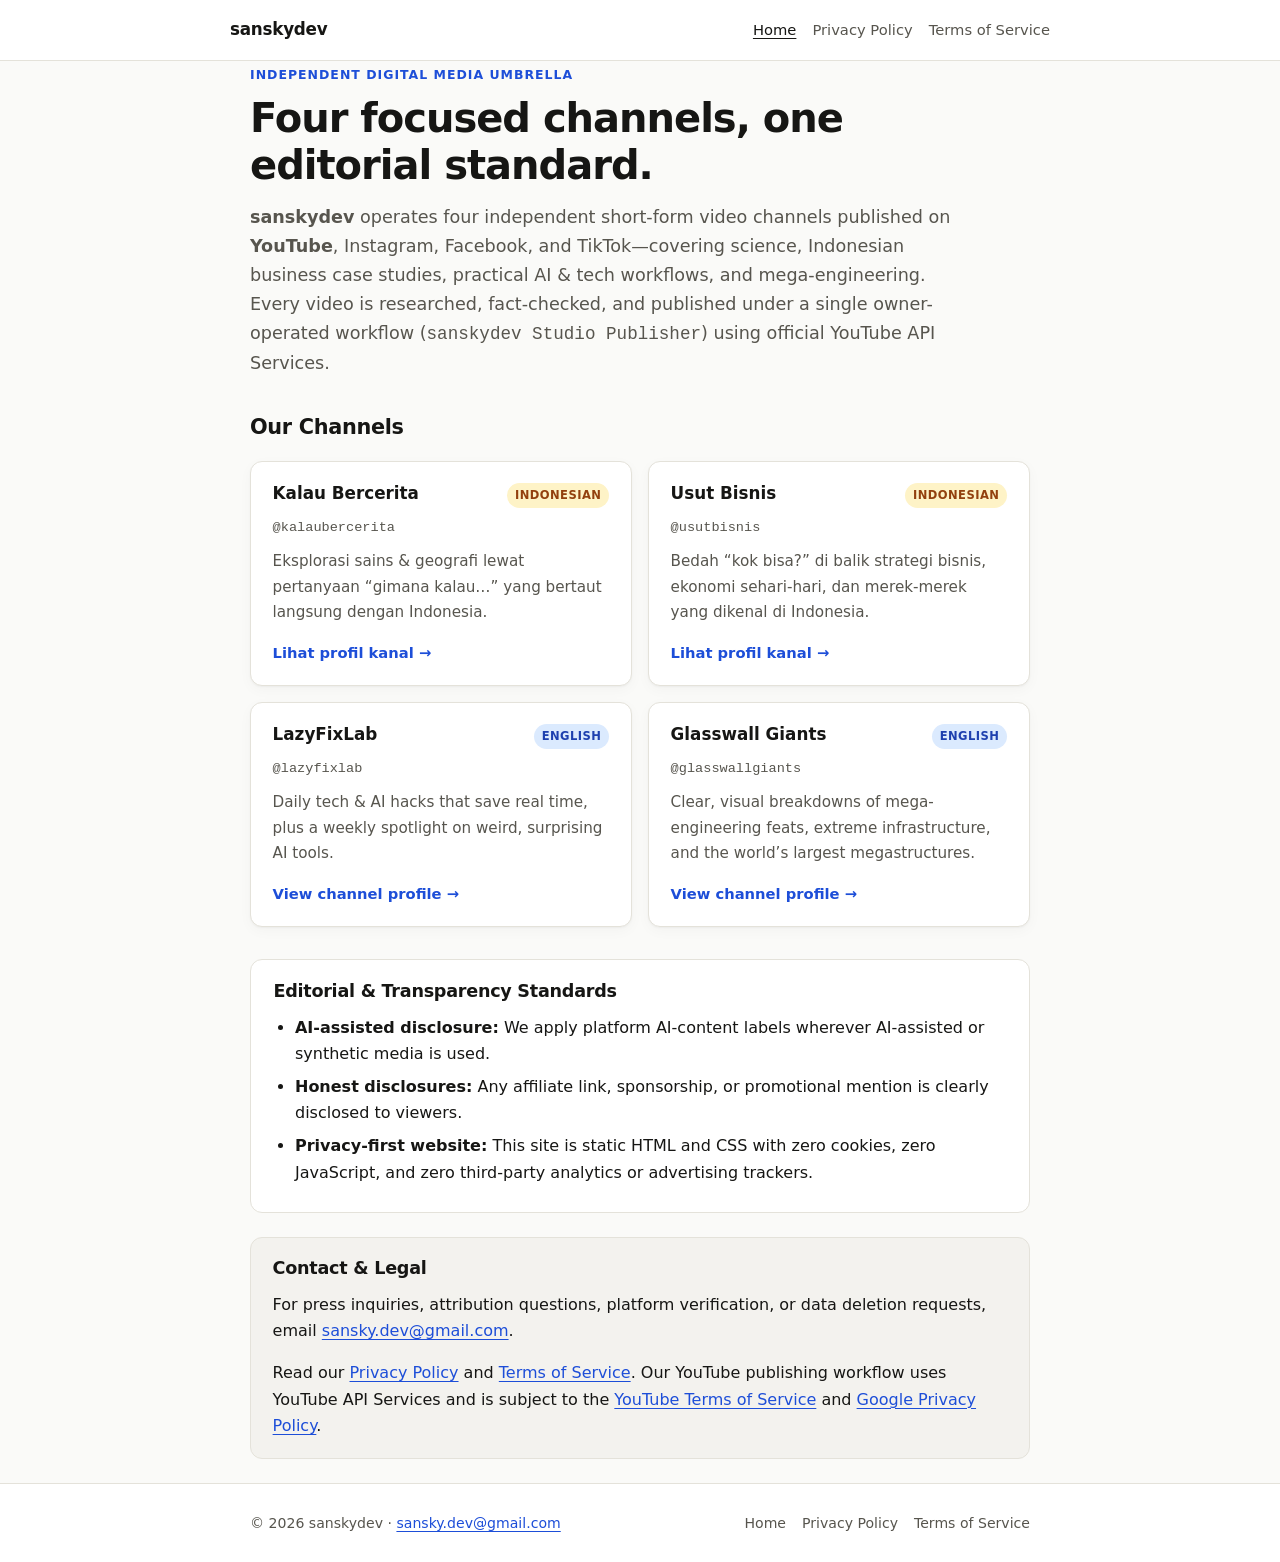
<file: index.html>
<!DOCTYPE html>
<html lang="en">
<head>
  <meta charset="utf-8">
  <meta name="viewport" content="width=device-width, initial-scale=1">
  <title>sanskydev — Independent Short-Form Media Studio</title>
  <meta name="description" content="Umbrella site for four independent educational and editorial short-form video channels: Kalau Bercerita, Usut Bisnis, LazyFixLab, and Glasswall Giants.">
  <link rel="stylesheet" href="/styles.css">
</head>
<body>
  <header class="site-header">
    <div class="container header-inner">
      <a class="brand" href="/">sanskydev</a>
      <nav class="site-nav" aria-label="Primary navigation">
        <a href="/" aria-current="page">Home</a>
        <a href="/privacy/">Privacy Policy</a>
        <a href="/terms/">Terms of Service</a>
      </nav>
    </div>
  </header>

  <main class="container">
    <p class="eyebrow">Independent Digital Media Umbrella</p>
    <h1>Four focused channels, one editorial standard.</h1>
    <p class="lead">
      <strong>sanskydev</strong> operates four independent short-form video channels published on <strong>YouTube</strong>, Instagram, Facebook, and TikTok&mdash;covering science, Indonesian business case studies, practical AI &amp; tech workflows, and mega-engineering. Every video is researched, fact-checked, and published under a single owner-operated workflow (<code>sanskydev Studio Publisher</code>) using official YouTube API Services.
    </p>

    <section aria-labelledby="channels-heading">
      <h2 id="channels-heading">Our Channels</h2>
      <div class="card-grid">
        <article class="card">
          <div>
            <div class="card-header">
              <h3>Kalau Bercerita</h3>
              <span class="badge badge-id">Indonesian</span>
            </div>
            <span class="handle">@kalaubercerita</span>
            <p>Eksplorasi sains &amp; geografi lewat pertanyaan &ldquo;gimana kalau&hellip;&rdquo; yang bertaut langsung dengan Indonesia.</p>
          </div>
          <a class="card-link" href="/kalau-bercerita/">Lihat profil kanal &rarr;</a>
        </article>

        <article class="card">
          <div>
            <div class="card-header">
              <h3>Usut Bisnis</h3>
              <span class="badge badge-id">Indonesian</span>
            </div>
            <span class="handle">@usutbisnis</span>
            <p>Bedah &ldquo;kok bisa?&rdquo; di balik strategi bisnis, ekonomi sehari-hari, dan merek-merek yang dikenal di Indonesia.</p>
          </div>
          <a class="card-link" href="/usut-bisnis/">Lihat profil kanal &rarr;</a>
        </article>

        <article class="card">
          <div>
            <div class="card-header">
              <h3>LazyFixLab</h3>
              <span class="badge badge-en">English</span>
            </div>
            <span class="handle">@lazyfixlab</span>
            <p>Daily tech &amp; AI hacks that save real time, plus a weekly spotlight on weird, surprising AI tools.</p>
          </div>
          <a class="card-link" href="/lazyfixlab/">View channel profile &rarr;</a>
        </article>

        <article class="card">
          <div>
            <div class="card-header">
              <h3>Glasswall Giants</h3>
              <span class="badge badge-en">English</span>
            </div>
            <span class="handle">@glasswallgiants</span>
            <p>Clear, visual breakdowns of mega-engineering feats, extreme infrastructure, and the world&rsquo;s largest megastructures.</p>
          </div>
          <a class="card-link" href="/glasswall-giants/">View channel profile &rarr;</a>
        </article>
      </div>
    </section>

    <section class="panel" aria-labelledby="editorial-heading">
      <h2 id="editorial-heading">Editorial &amp; Transparency Standards</h2>
      <ul>
        <li><strong>AI-assisted disclosure:</strong> We apply platform AI-content labels wherever AI-assisted or synthetic media is used.</li>
        <li><strong>Honest disclosures:</strong> Any affiliate link, sponsorship, or promotional mention is clearly disclosed to viewers.</li>
        <li><strong>Privacy-first website:</strong> This site is static HTML and CSS with zero cookies, zero JavaScript, and zero third-party analytics or advertising trackers.</li>
      </ul>
    </section>

    <section class="panel-subtle" aria-labelledby="contact-heading">
      <h2 id="contact-heading">Contact &amp; Legal</h2>
      <p>
        For press inquiries, attribution questions, platform verification, or data deletion requests, email
        <a href="mailto:sansky.dev@gmail.com">sansky.dev@gmail.com</a>.
      </p>
      <p>
        Read our <a href="/privacy/">Privacy Policy</a> and <a href="/terms/">Terms of Service</a>. Our YouTube publishing workflow uses YouTube API Services and is subject to the <a href="https://www.youtube.com/t/terms" rel="noopener noreferrer">YouTube Terms of Service</a> and <a href="https://policies.google.com/privacy" rel="noopener noreferrer">Google Privacy Policy</a>.
      </p>
    </section>
  </main>

  <footer class="site-footer">
    <div class="container footer-inner">
      <span>&copy; 2026 sanskydev &middot; <a href="mailto:sansky.dev@gmail.com">sansky.dev@gmail.com</a></span>
      <div class="footer-links">
        <a href="/">Home</a>
        <a href="/privacy/">Privacy Policy</a>
        <a href="/terms/">Terms of Service</a>
      </div>
    </div>
  </footer>
</body>
</html>
</file>
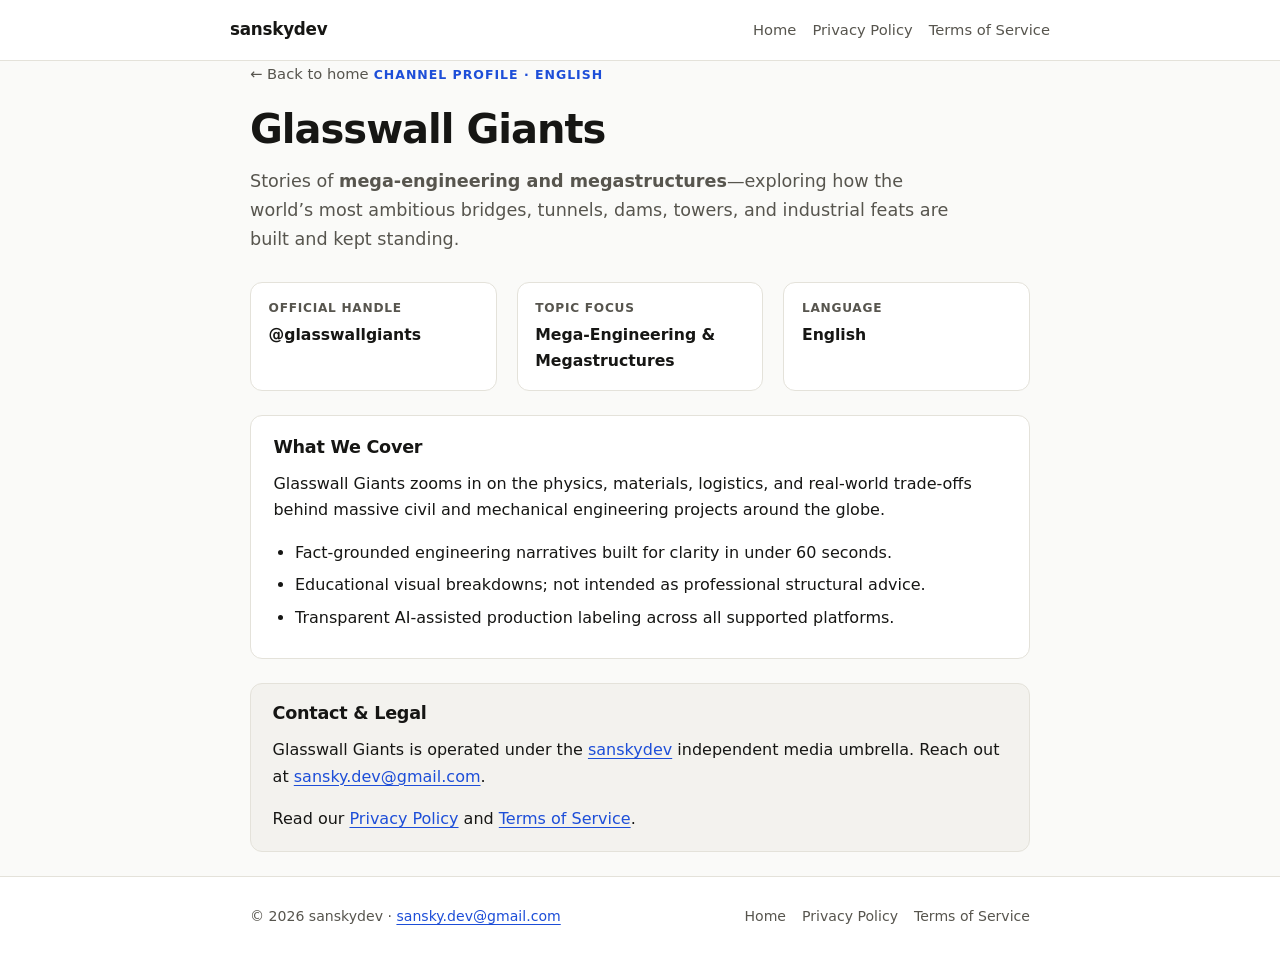
<file: glasswall-giants/index.html>
<!DOCTYPE html>
<html lang="en">
<head>
  <meta charset="utf-8">
  <meta name="viewport" content="width=device-width, initial-scale=1">
  <title>Glasswall Giants (@glasswallgiants) — sanskydev</title>
  <meta name="description" content="Glasswall Giants (@glasswallgiants): short-form visual stories on mega-engineering, extreme infrastructure, and megastructures.">
  <link rel="stylesheet" href="/styles.css">
</head>
<body>
  <header class="site-header">
    <div class="container header-inner">
      <a class="brand" href="/">sanskydev</a>
      <nav class="site-nav" aria-label="Primary navigation">
        <a href="/">Home</a>
        <a href="/privacy/">Privacy Policy</a>
        <a href="/terms/">Terms of Service</a>
      </nav>
    </div>
  </header>

  <main class="container">
    <a class="back-link" href="/">&larr; Back to home</a>
    <p class="eyebrow">Channel Profile &middot; English</p>
    <h1>Glasswall Giants</h1>
    <p class="lead">
      Stories of <strong>mega-engineering and megastructures</strong>&mdash;exploring how the world&rsquo;s most ambitious bridges, tunnels, dams, towers, and industrial feats are built and kept standing.
    </p>

    <div class="kv-list">
      <div class="kv-item">
        <span class="kv-label">Official Handle</span>
        <span class="kv-value">@glasswallgiants</span>
      </div>
      <div class="kv-item">
        <span class="kv-label">Topic Focus</span>
        <span class="kv-value">Mega-Engineering &amp; Megastructures</span>
      </div>
      <div class="kv-item">
        <span class="kv-label">Language</span>
        <span class="kv-value">English</span>
      </div>
    </div>

    <section class="panel" aria-labelledby="about-heading">
      <h2 id="about-heading">What We Cover</h2>
      <p>
        Glasswall Giants zooms in on the physics, materials, logistics, and real-world trade-offs behind massive civil and mechanical engineering projects around the globe.
      </p>
      <ul>
        <li>Fact-grounded engineering narratives built for clarity in under 60 seconds.</li>
        <li>Educational visual breakdowns; not intended as professional structural advice.</li>
        <li>Transparent AI-assisted production labeling across all supported platforms.</li>
      </ul>
    </section>

    <section class="panel-subtle" aria-labelledby="contact-heading">
      <h2 id="contact-heading">Contact &amp; Legal</h2>
      <p>
        Glasswall Giants is operated under the <a href="/">sanskydev</a> independent media umbrella. Reach out at <a href="mailto:sansky.dev@gmail.com">sansky.dev@gmail.com</a>.
      </p>
      <p>
        Read our <a href="/privacy/">Privacy Policy</a> and <a href="/terms/">Terms of Service</a>.
      </p>
    </section>
  </main>

  <footer class="site-footer">
    <div class="container footer-inner">
      <span>&copy; 2026 sanskydev &middot; <a href="mailto:sansky.dev@gmail.com">sansky.dev@gmail.com</a></span>
      <div class="footer-links">
        <a href="/">Home</a>
        <a href="/privacy/">Privacy Policy</a>
        <a href="/terms/">Terms of Service</a>
      </div>
    </div>
  </footer>
</body>
</html>
</file>
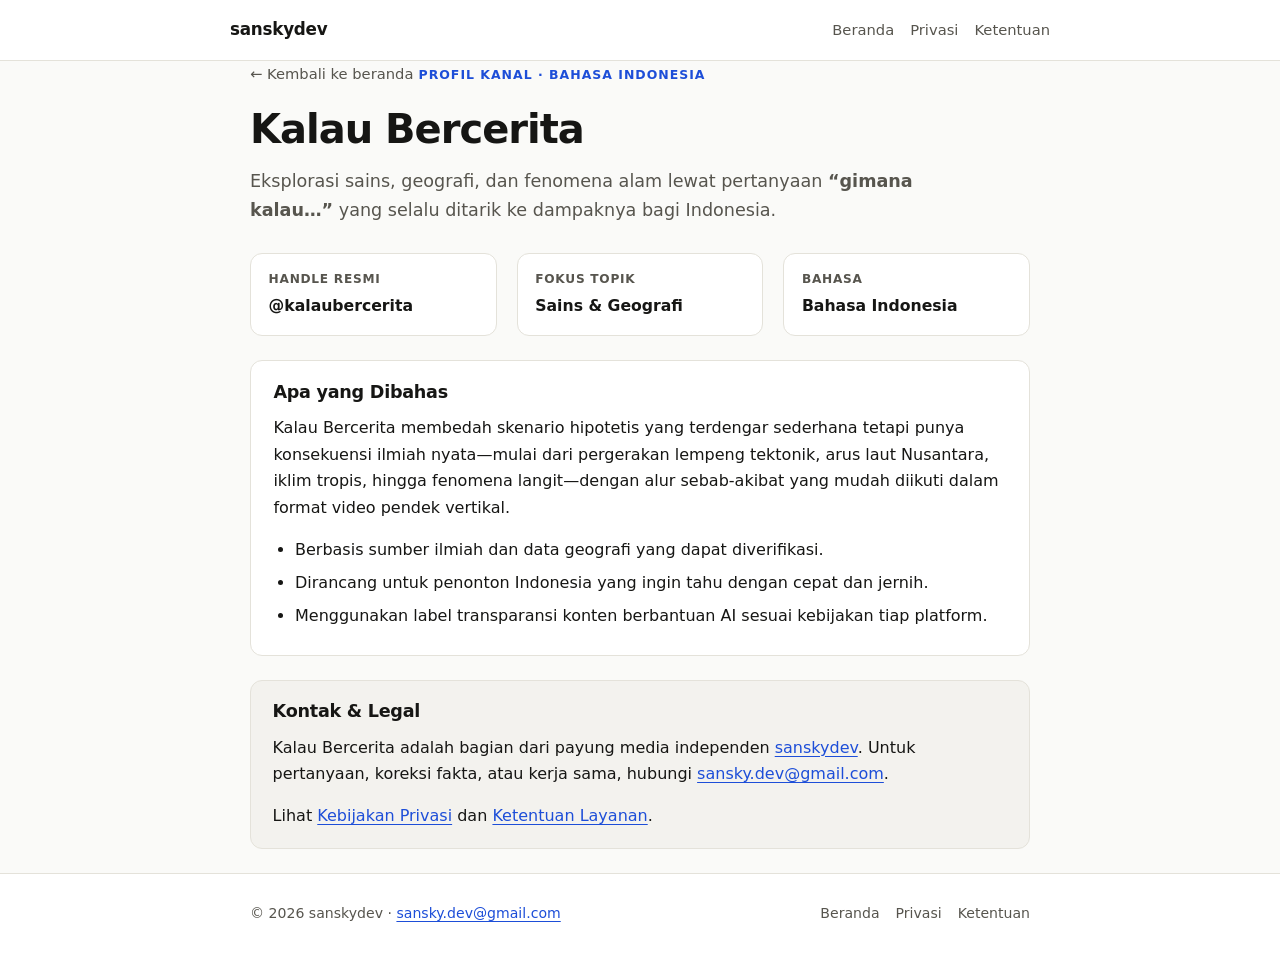
<file: kalau-bercerita/index.html>
<!DOCTYPE html>
<html lang="id">
<head>
  <meta charset="utf-8">
  <meta name="viewport" content="width=device-width, initial-scale=1">
  <title>Kalau Bercerita (@kalaubercerita) — sanskydev</title>
  <meta name="description" content="Kalau Bercerita (@kalaubercerita): kanal video pendek sains dan geografi dengan premis gimana kalau yang bertaut langsung dengan Indonesia.">
  <link rel="stylesheet" href="/styles.css">
</head>
<body>
  <header class="site-header">
    <div class="container header-inner">
      <a class="brand" href="/">sanskydev</a>
      <nav class="site-nav" aria-label="Navigasi utama">
        <a href="/">Beranda</a>
        <a href="/privacy/">Privasi</a>
        <a href="/terms/">Ketentuan</a>
      </nav>
    </div>
  </header>

  <main class="container">
    <a class="back-link" href="/">&larr; Kembali ke beranda</a>
    <p class="eyebrow">Profil Kanal &middot; Bahasa Indonesia</p>
    <h1>Kalau Bercerita</h1>
    <p class="lead">
      Eksplorasi sains, geografi, dan fenomena alam lewat pertanyaan <strong>&ldquo;gimana kalau&hellip;&rdquo;</strong> yang selalu ditarik ke dampaknya bagi Indonesia.
    </p>

    <div class="kv-list">
      <div class="kv-item">
        <span class="kv-label">Handle Resmi</span>
        <span class="kv-value">@kalaubercerita</span>
      </div>
      <div class="kv-item">
        <span class="kv-label">Fokus Topik</span>
        <span class="kv-value">Sains &amp; Geografi</span>
      </div>
      <div class="kv-item">
        <span class="kv-label">Bahasa</span>
        <span class="kv-value">Bahasa Indonesia</span>
      </div>
    </div>

    <section class="panel" aria-labelledby="tentang-heading">
      <h2 id="tentang-heading">Apa yang Dibahas</h2>
      <p>
        Kalau Bercerita membedah skenario hipotetis yang terdengar sederhana tetapi punya konsekuensi ilmiah nyata&mdash;mulai dari pergerakan lempeng tektonik, arus laut Nusantara, iklim tropis, hingga fenomena langit&mdash;dengan alur sebab-akibat yang mudah diikuti dalam format video pendek vertikal.
      </p>
      <ul>
        <li>Berbasis sumber ilmiah dan data geografi yang dapat diverifikasi.</li>
        <li>Dirancang untuk penonton Indonesia yang ingin tahu dengan cepat dan jernih.</li>
        <li>Menggunakan label transparansi konten berbantuan AI sesuai kebijakan tiap platform.</li>
      </ul>
    </section>

    <section class="panel-subtle" aria-labelledby="kontak-heading">
      <h2 id="kontak-heading">Kontak &amp; Legal</h2>
      <p>
        Kalau Bercerita adalah bagian dari payung media independen <a href="/">sanskydev</a>. Untuk pertanyaan, koreksi fakta, atau kerja sama, hubungi <a href="mailto:sansky.dev@gmail.com">sansky.dev@gmail.com</a>.
      </p>
      <p>
        Lihat <a href="/privacy/">Kebijakan Privasi</a> dan <a href="/terms/">Ketentuan Layanan</a>.
      </p>
    </section>
  </main>

  <footer class="site-footer">
    <div class="container footer-inner">
      <span>&copy; 2026 sanskydev &middot; <a href="mailto:sansky.dev@gmail.com">sansky.dev@gmail.com</a></span>
      <div class="footer-links">
        <a href="/">Beranda</a>
        <a href="/privacy/">Privasi</a>
        <a href="/terms/">Ketentuan</a>
      </div>
    </div>
  </footer>
</body>
</html>
</file>
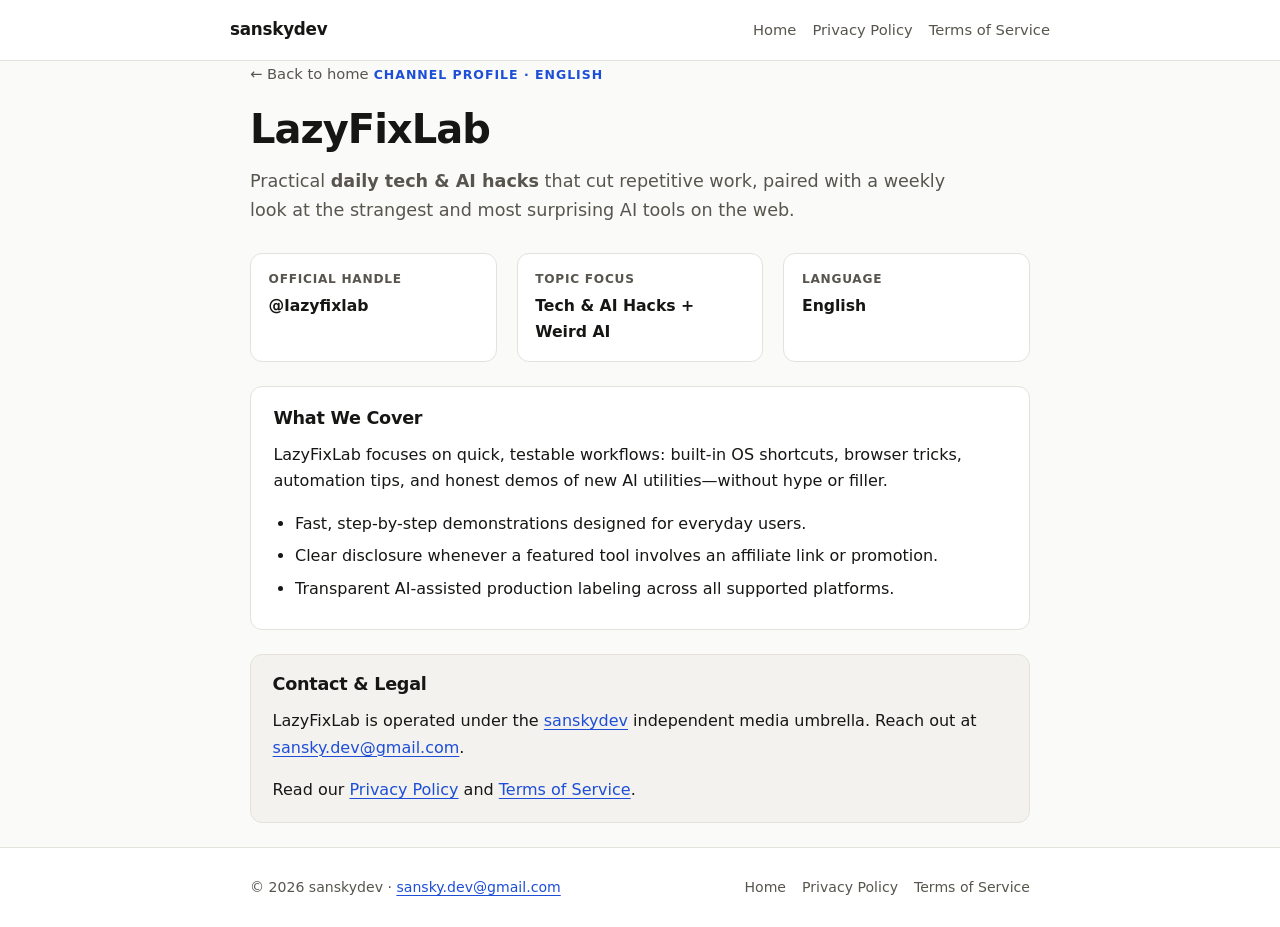
<file: lazyfixlab/index.html>
<!DOCTYPE html>
<html lang="en">
<head>
  <meta charset="utf-8">
  <meta name="viewport" content="width=device-width, initial-scale=1">
  <title>LazyFixLab (@lazyfixlab) — sanskydev</title>
  <meta name="description" content="LazyFixLab (@lazyfixlab): daily tech and AI hacks plus weird AI of the week in concise short-form videos.">
  <link rel="stylesheet" href="/styles.css">
</head>
<body>
  <header class="site-header">
    <div class="container header-inner">
      <a class="brand" href="/">sanskydev</a>
      <nav class="site-nav" aria-label="Primary navigation">
        <a href="/">Home</a>
        <a href="/privacy/">Privacy Policy</a>
        <a href="/terms/">Terms of Service</a>
      </nav>
    </div>
  </header>

  <main class="container">
    <a class="back-link" href="/">&larr; Back to home</a>
    <p class="eyebrow">Channel Profile &middot; English</p>
    <h1>LazyFixLab</h1>
    <p class="lead">
      Practical <strong>daily tech &amp; AI hacks</strong> that cut repetitive work, paired with a weekly look at the strangest and most surprising AI tools on the web.
    </p>

    <div class="kv-list">
      <div class="kv-item">
        <span class="kv-label">Official Handle</span>
        <span class="kv-value">@lazyfixlab</span>
      </div>
      <div class="kv-item">
        <span class="kv-label">Topic Focus</span>
        <span class="kv-value">Tech &amp; AI Hacks + Weird AI</span>
      </div>
      <div class="kv-item">
        <span class="kv-label">Language</span>
        <span class="kv-value">English</span>
      </div>
    </div>

    <section class="panel" aria-labelledby="about-heading">
      <h2 id="about-heading">What We Cover</h2>
      <p>
        LazyFixLab focuses on quick, testable workflows: built-in OS shortcuts, browser tricks, automation tips, and honest demos of new AI utilities&mdash;without hype or filler.
      </p>
      <ul>
        <li>Fast, step-by-step demonstrations designed for everyday users.</li>
        <li>Clear disclosure whenever a featured tool involves an affiliate link or promotion.</li>
        <li>Transparent AI-assisted production labeling across all supported platforms.</li>
      </ul>
    </section>

    <section class="panel-subtle" aria-labelledby="contact-heading">
      <h2 id="contact-heading">Contact &amp; Legal</h2>
      <p>
        LazyFixLab is operated under the <a href="/">sanskydev</a> independent media umbrella. Reach out at <a href="mailto:sansky.dev@gmail.com">sansky.dev@gmail.com</a>.
      </p>
      <p>
        Read our <a href="/privacy/">Privacy Policy</a> and <a href="/terms/">Terms of Service</a>.
      </p>
    </section>
  </main>

  <footer class="site-footer">
    <div class="container footer-inner">
      <span>&copy; 2026 sanskydev &middot; <a href="mailto:sansky.dev@gmail.com">sansky.dev@gmail.com</a></span>
      <div class="footer-links">
        <a href="/">Home</a>
        <a href="/privacy/">Privacy Policy</a>
        <a href="/terms/">Terms of Service</a>
      </div>
    </div>
  </footer>
</body>
</html>
</file>
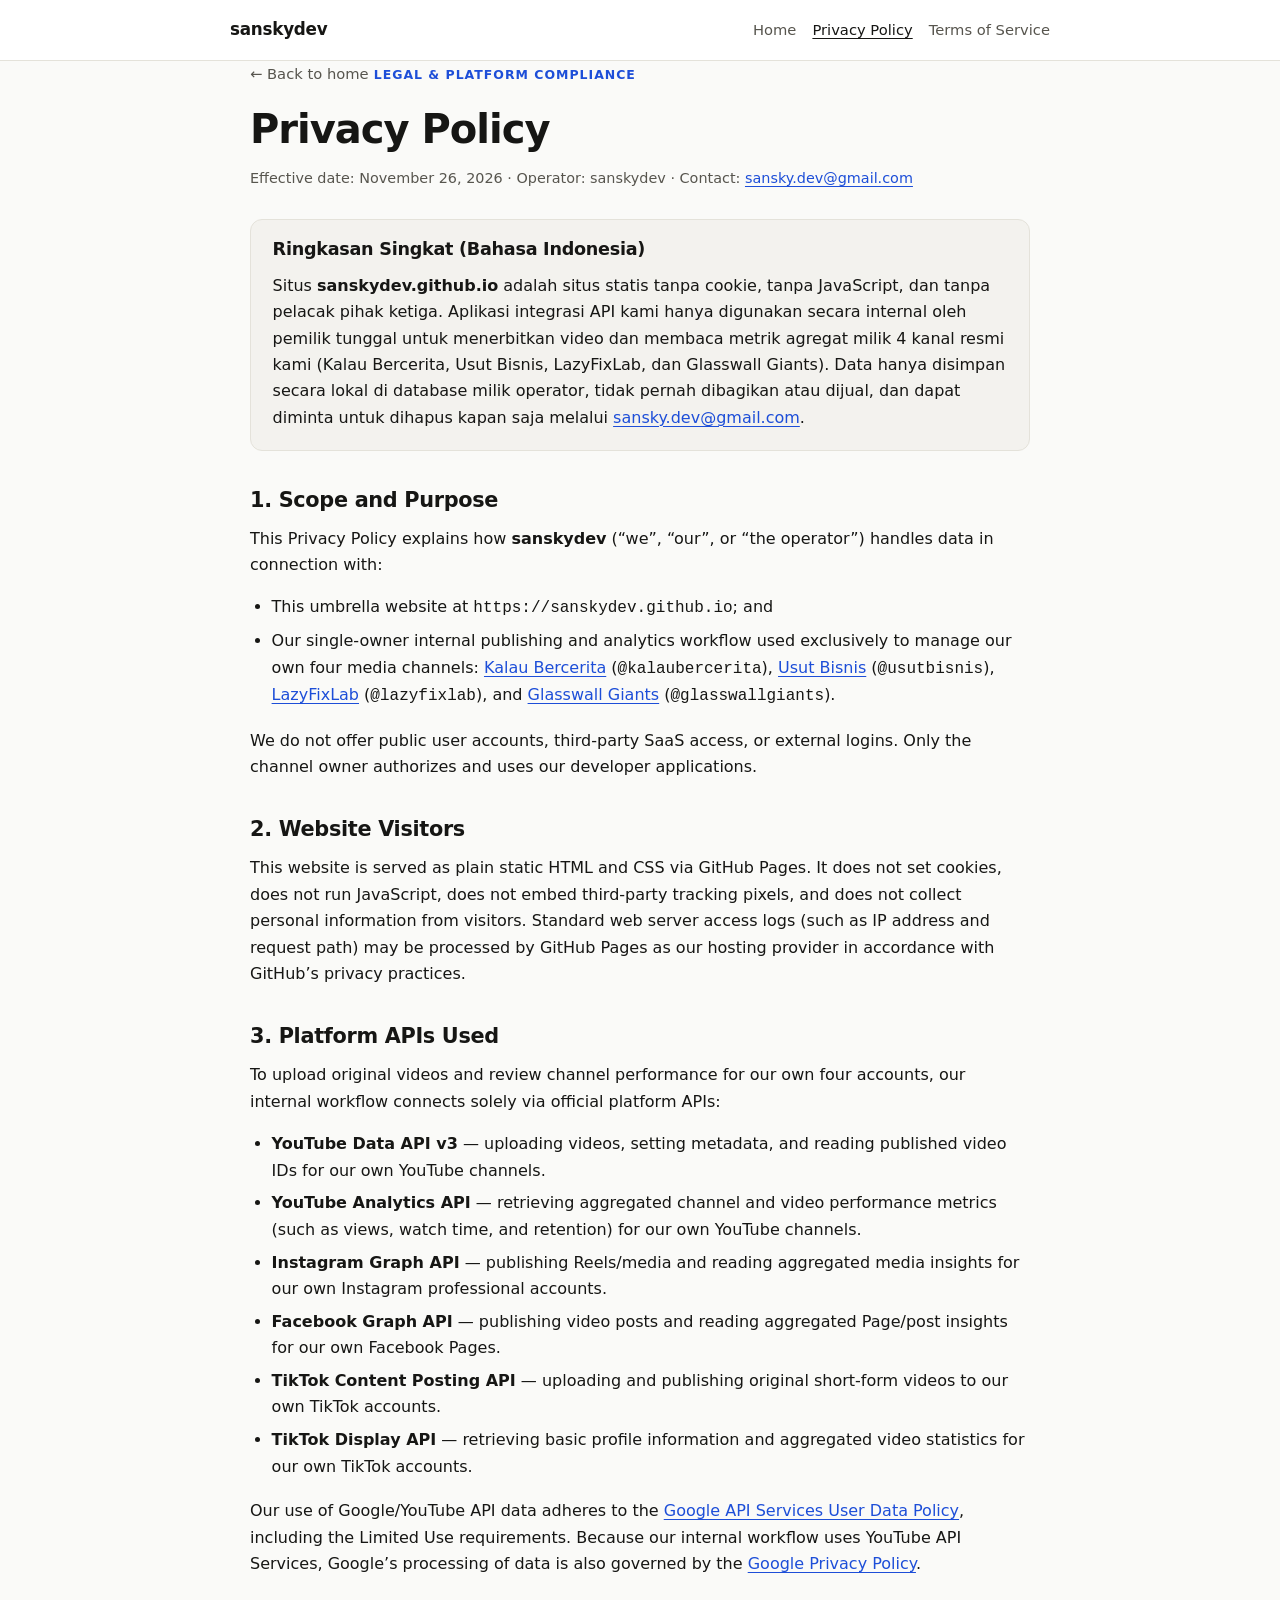
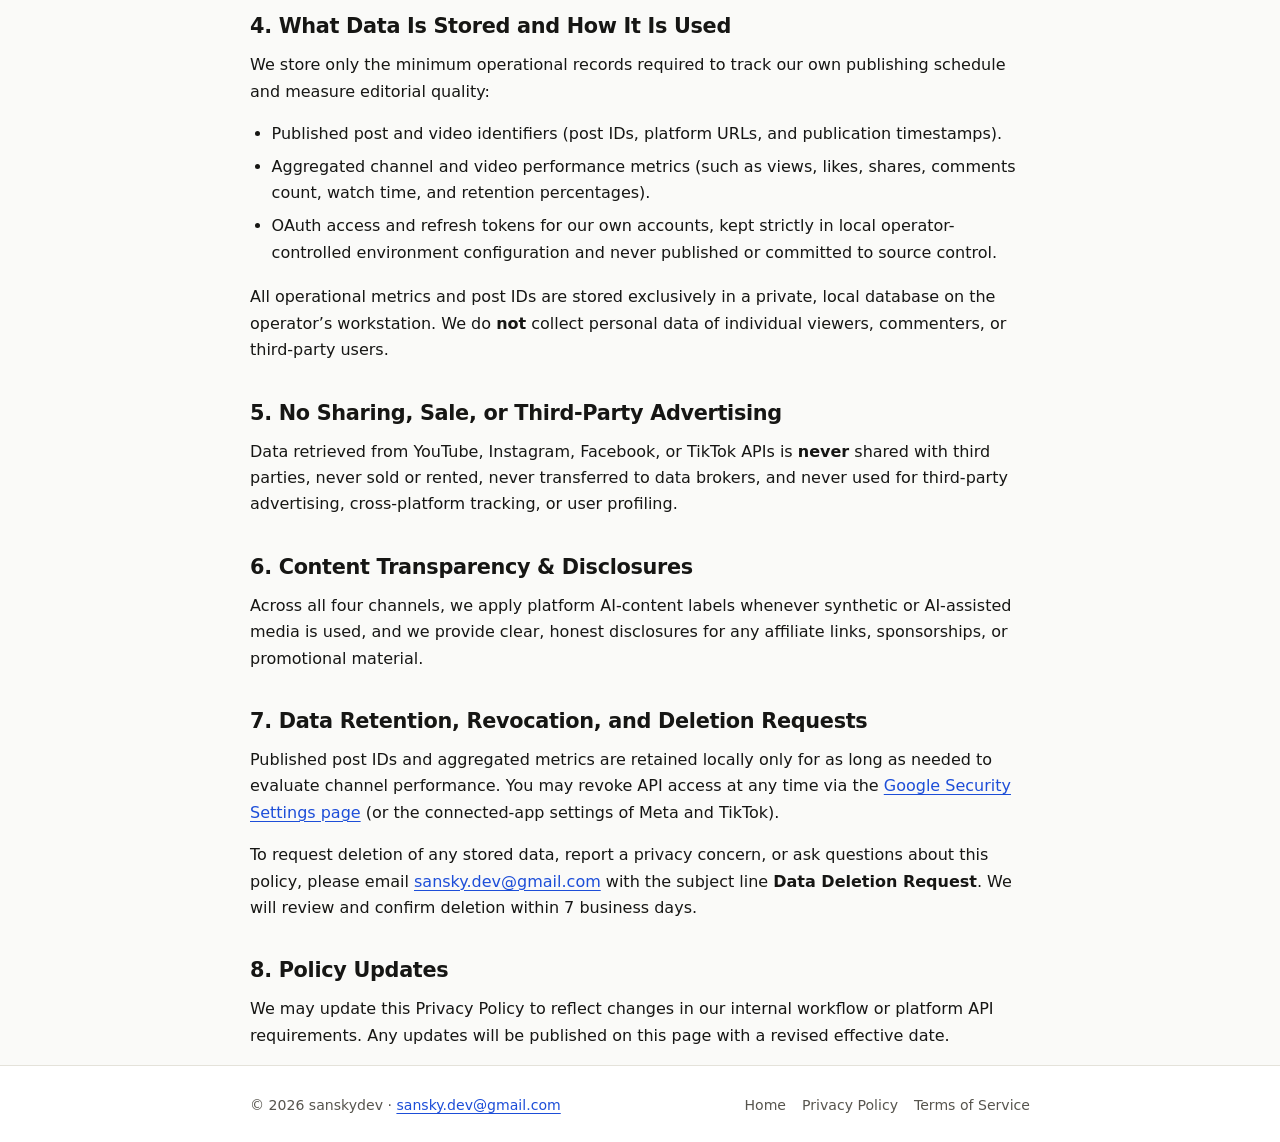
<file: privacy/index.html>
<!DOCTYPE html>
<html lang="en">
<head>
  <meta charset="utf-8">
  <meta name="viewport" content="width=device-width, initial-scale=1">
  <title>Privacy Policy — sanskydev</title>
  <meta name="description" content="Privacy Policy for sanskydev and its internal publishing and analytics workflow across YouTube, Instagram, Facebook, and TikTok.">
  <link rel="stylesheet" href="/styles.css">
</head>
<body>
  <header class="site-header">
    <div class="container header-inner">
      <a class="brand" href="/">sanskydev</a>
      <nav class="site-nav" aria-label="Primary navigation">
        <a href="/">Home</a>
        <a href="/privacy/" aria-current="page">Privacy Policy</a>
        <a href="/terms/">Terms of Service</a>
      </nav>
    </div>
  </header>

  <main class="container">
    <a class="back-link" href="/">&larr; Back to home</a>
    <p class="eyebrow">Legal &amp; Platform Compliance</p>
    <h1>Privacy Policy</h1>
    <p class="meta">Effective date: November 26, 2026 &middot; Operator: sanskydev &middot; Contact: <a href="mailto:sansky.dev@gmail.com">sansky.dev@gmail.com</a></p>

    <div class="panel-subtle" lang="id">
      <h2>Ringkasan Singkat (Bahasa Indonesia)</h2>
      <p>
        Situs <strong>sanskydev.github.io</strong> adalah situs statis tanpa cookie, tanpa JavaScript, dan tanpa pelacak pihak ketiga. Aplikasi integrasi API kami hanya digunakan secara internal oleh pemilik tunggal untuk menerbitkan video dan membaca metrik agregat milik 4 kanal resmi kami (Kalau Bercerita, Usut Bisnis, LazyFixLab, dan Glasswall Giants). Data hanya disimpan secara lokal di database milik operator, tidak pernah dibagikan atau dijual, dan dapat diminta untuk dihapus kapan saja melalui <a href="mailto:sansky.dev@gmail.com">sansky.dev@gmail.com</a>.
      </p>
    </div>

    <section aria-labelledby="scope-heading">
      <h2 id="scope-heading">1. Scope and Purpose</h2>
      <p>
        This Privacy Policy explains how <strong>sanskydev</strong> (&ldquo;we&rdquo;, &ldquo;our&rdquo;, or &ldquo;the operator&rdquo;) handles data in connection with:
      </p>
      <ul>
        <li>This umbrella website at <code>https://sanskydev.github.io</code>; and</li>
        <li>Our single-owner internal publishing and analytics workflow used exclusively to manage our own four media channels: <a href="/kalau-bercerita/">Kalau Bercerita</a> (<code>@kalaubercerita</code>), <a href="/usut-bisnis/">Usut Bisnis</a> (<code>@usutbisnis</code>), <a href="/lazyfixlab/">LazyFixLab</a> (<code>@lazyfixlab</code>), and <a href="/glasswall-giants/">Glasswall Giants</a> (<code>@glasswallgiants</code>).</li>
      </ul>
      <p>
        We do not offer public user accounts, third-party SaaS access, or external logins. Only the channel owner authorizes and uses our developer applications.
      </p>
    </section>

    <section aria-labelledby="website-heading">
      <h2 id="website-heading">2. Website Visitors</h2>
      <p>
        This website is served as plain static HTML and CSS via GitHub Pages. It does not set cookies, does not run JavaScript, does not embed third-party tracking pixels, and does not collect personal information from visitors. Standard web server access logs (such as IP address and request path) may be processed by GitHub Pages as our hosting provider in accordance with GitHub&rsquo;s privacy practices.
      </p>
    </section>

    <section aria-labelledby="apis-heading">
      <h2 id="apis-heading">3. Platform APIs Used</h2>
      <p>
        To upload original videos and review channel performance for our own four accounts, our internal workflow connects solely via official platform APIs:
      </p>
      <ul>
        <li><strong>YouTube Data API v3</strong> &mdash; uploading videos, setting metadata, and reading published video IDs for our own YouTube channels.</li>
        <li><strong>YouTube Analytics API</strong> &mdash; retrieving aggregated channel and video performance metrics (such as views, watch time, and retention) for our own YouTube channels.</li>
        <li><strong>Instagram Graph API</strong> &mdash; publishing Reels/media and reading aggregated media insights for our own Instagram professional accounts.</li>
        <li><strong>Facebook Graph API</strong> &mdash; publishing video posts and reading aggregated Page/post insights for our own Facebook Pages.</li>
        <li><strong>TikTok Content Posting API</strong> &mdash; uploading and publishing original short-form videos to our own TikTok accounts.</li>
        <li><strong>TikTok Display API</strong> &mdash; retrieving basic profile information and aggregated video statistics for our own TikTok accounts.</li>
      </ul>
      <p>
        Our use of Google/YouTube API data adheres to the <a href="https://developers.google.com/terms/api-services-user-data-policy" rel="noopener noreferrer">Google API Services User Data Policy</a>, including the Limited Use requirements. Because our internal workflow uses YouTube API Services, Google&rsquo;s processing of data is also governed by the <a href="https://policies.google.com/privacy" rel="noopener noreferrer">Google Privacy Policy</a>.
      </p>
    </section>

    <section aria-labelledby="storage-heading">
      <h2 id="storage-heading">4. What Data Is Stored and How It Is Used</h2>
      <p>
        We store only the minimum operational records required to track our own publishing schedule and measure editorial quality:
      </p>
      <ul>
        <li>Published post and video identifiers (post IDs, platform URLs, and publication timestamps).</li>
        <li>Aggregated channel and video performance metrics (such as views, likes, shares, comments count, watch time, and retention percentages).</li>
        <li>OAuth access and refresh tokens for our own accounts, kept strictly in local operator-controlled environment configuration and never published or committed to source control.</li>
      </ul>
      <p>
        All operational metrics and post IDs are stored exclusively in a private, local database on the operator&rsquo;s workstation. We do <strong>not</strong> collect personal data of individual viewers, commenters, or third-party users.
      </p>
    </section>

    <section aria-labelledby="sharing-heading">
      <h2 id="sharing-heading">5. No Sharing, Sale, or Third-Party Advertising</h2>
      <p>
        Data retrieved from YouTube, Instagram, Facebook, or TikTok APIs is <strong>never</strong> shared with third parties, never sold or rented, never transferred to data brokers, and never used for third-party advertising, cross-platform tracking, or user profiling.
      </p>
    </section>

    <section aria-labelledby="ai-disclosure-heading">
      <h2 id="ai-disclosure-heading">6. Content Transparency &amp; Disclosures</h2>
      <p>
        Across all four channels, we apply platform AI-content labels whenever synthetic or AI-assisted media is used, and we provide clear, honest disclosures for any affiliate links, sponsorships, or promotional material.
      </p>
    </section>

    <section aria-labelledby="deletion-heading">
      <h2 id="deletion-heading">7. Data Retention, Revocation, and Deletion Requests</h2>
      <p>
        Published post IDs and aggregated metrics are retained locally only for as long as needed to evaluate channel performance. You may revoke API access at any time via the <a href="https://security.google.com/settings/security/permissions" rel="noopener noreferrer">Google Security Settings page</a> (or the connected-app settings of Meta and TikTok).
      </p>
      <p>
        To request deletion of any stored data, report a privacy concern, or ask questions about this policy, please email <a href="mailto:sansky.dev@gmail.com">sansky.dev@gmail.com</a> with the subject line <strong>Data Deletion Request</strong>. We will review and confirm deletion within 7 business days.
      </p>
    </section>

    <section aria-labelledby="changes-heading">
      <h2 id="changes-heading">8. Policy Updates</h2>
      <p>
        We may update this Privacy Policy to reflect changes in our internal workflow or platform API requirements. Any updates will be published on this page with a revised effective date.
      </p>
    </section>
  </main>

  <footer class="site-footer">
    <div class="container footer-inner">
      <span>&copy; 2026 sanskydev &middot; <a href="mailto:sansky.dev@gmail.com">sansky.dev@gmail.com</a></span>
      <div class="footer-links">
        <a href="/">Home</a>
        <a href="/privacy/">Privacy Policy</a>
        <a href="/terms/">Terms of Service</a>
      </div>
    </div>
  </footer>
</body>
</html>
</file>
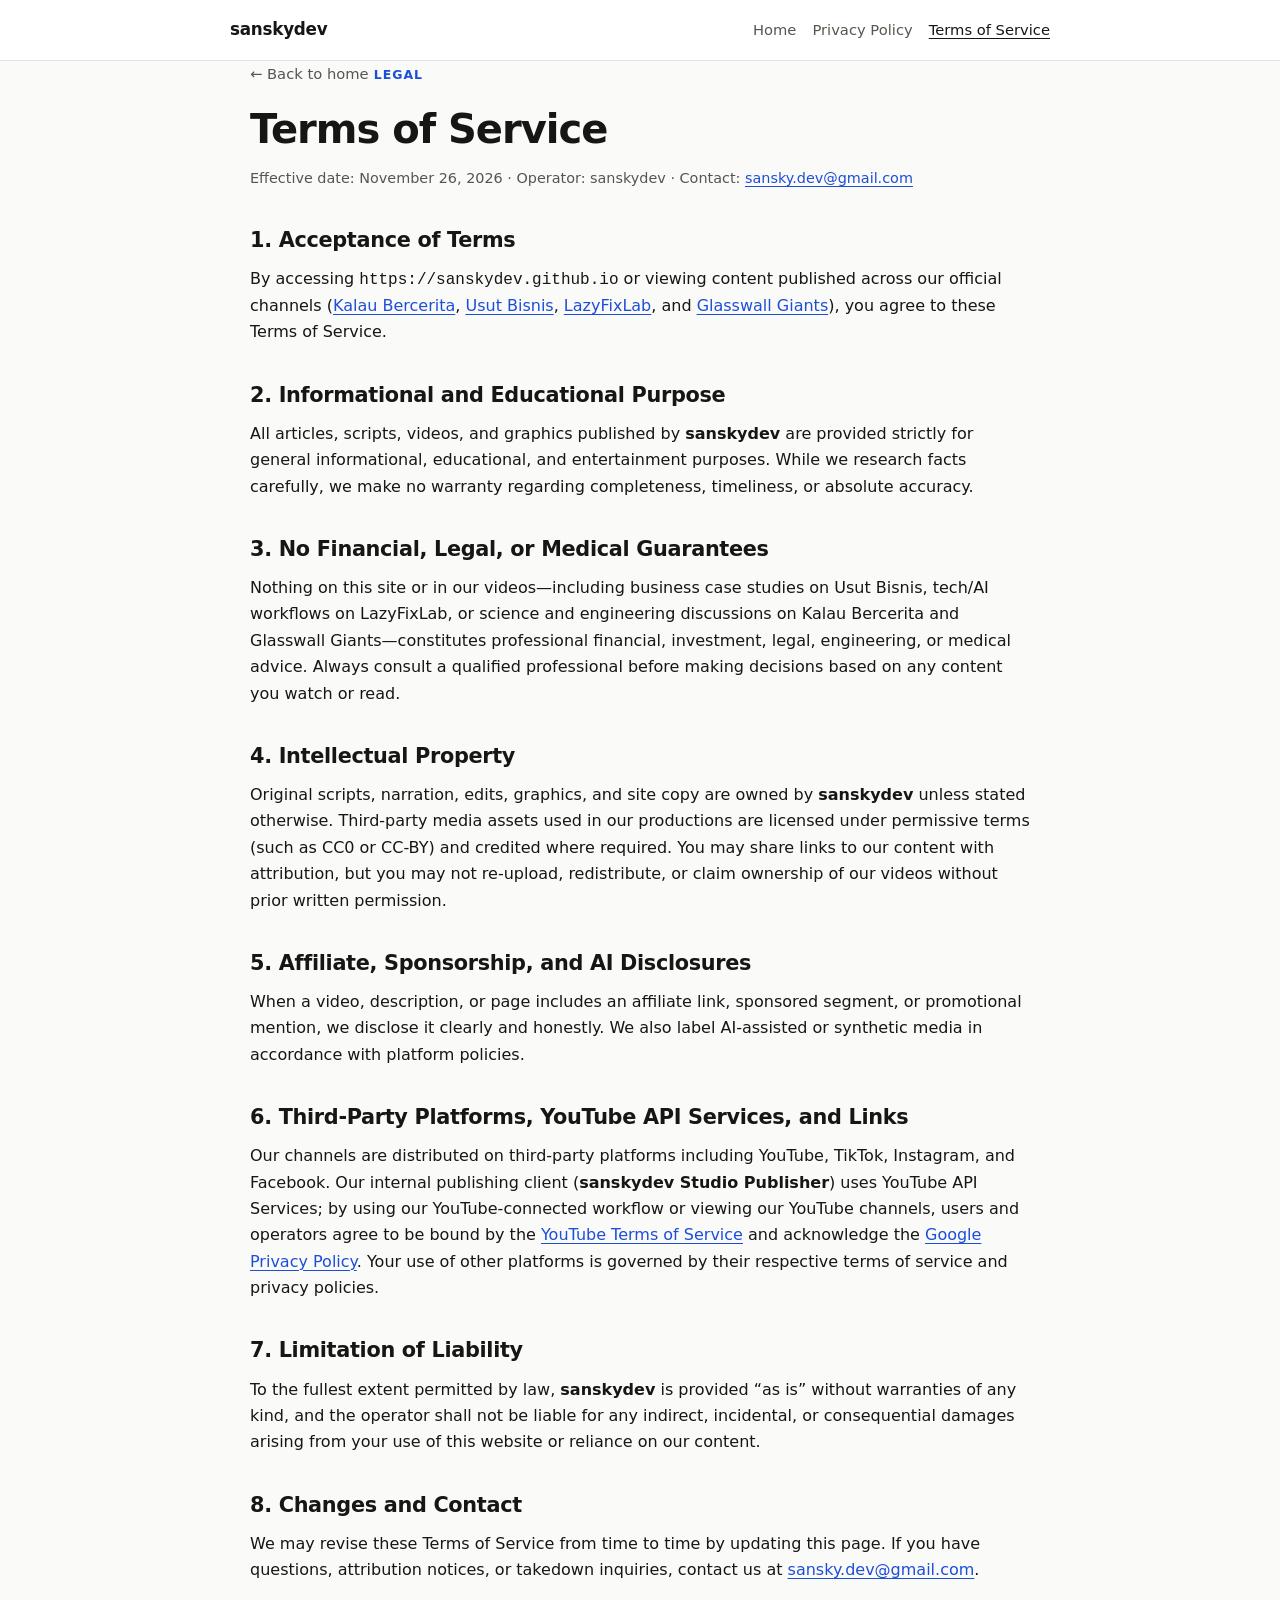
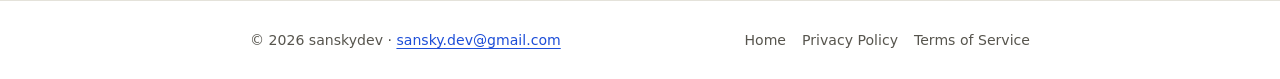
<file: terms/index.html>
<!DOCTYPE html>
<html lang="en">
<head>
  <meta charset="utf-8">
  <meta name="viewport" content="width=device-width, initial-scale=1">
  <title>Terms of Service — sanskydev</title>
  <meta name="description" content="Terms of Service for sanskydev and its four educational short-form media channels.">
  <link rel="stylesheet" href="/styles.css">
</head>
<body>
  <header class="site-header">
    <div class="container header-inner">
      <a class="brand" href="/">sanskydev</a>
      <nav class="site-nav" aria-label="Primary navigation">
        <a href="/">Home</a>
        <a href="/privacy/">Privacy Policy</a>
        <a href="/terms/" aria-current="page">Terms of Service</a>
      </nav>
    </div>
  </header>

  <main class="container">
    <a class="back-link" href="/">&larr; Back to home</a>
    <p class="eyebrow">Legal</p>
    <h1>Terms of Service</h1>
    <p class="meta">Effective date: November 26, 2026 &middot; Operator: sanskydev &middot; Contact: <a href="mailto:sansky.dev@gmail.com">sansky.dev@gmail.com</a></p>

    <section aria-labelledby="acceptance-heading">
      <h2 id="acceptance-heading">1. Acceptance of Terms</h2>
      <p>
        By accessing <code>https://sanskydev.github.io</code> or viewing content published across our official channels (<a href="/kalau-bercerita/">Kalau Bercerita</a>, <a href="/usut-bisnis/">Usut Bisnis</a>, <a href="/lazyfixlab/">LazyFixLab</a>, and <a href="/glasswall-giants/">Glasswall Giants</a>), you agree to these Terms of Service.
      </p>
    </section>

    <section aria-labelledby="educational-heading">
      <h2 id="educational-heading">2. Informational and Educational Purpose</h2>
      <p>
        All articles, scripts, videos, and graphics published by <strong>sanskydev</strong> are provided strictly for general informational, educational, and entertainment purposes. While we research facts carefully, we make no warranty regarding completeness, timeliness, or absolute accuracy.
      </p>
    </section>

    <section aria-labelledby="no-advice-heading">
      <h2 id="no-advice-heading">3. No Financial, Legal, or Medical Guarantees</h2>
      <p>
        Nothing on this site or in our videos&mdash;including business case studies on Usut Bisnis, tech/AI workflows on LazyFixLab, or science and engineering discussions on Kalau Bercerita and Glasswall Giants&mdash;constitutes professional financial, investment, legal, engineering, or medical advice. Always consult a qualified professional before making decisions based on any content you watch or read.
      </p>
    </section>

    <section aria-labelledby="ip-heading">
      <h2 id="ip-heading">4. Intellectual Property</h2>
      <p>
        Original scripts, narration, edits, graphics, and site copy are owned by <strong>sanskydev</strong> unless stated otherwise. Third-party media assets used in our productions are licensed under permissive terms (such as CC0 or CC-BY) and credited where required. You may share links to our content with attribution, but you may not re-upload, redistribute, or claim ownership of our videos without prior written permission.
      </p>
    </section>

    <section aria-labelledby="disclosures-heading">
      <h2 id="disclosures-heading">5. Affiliate, Sponsorship, and AI Disclosures</h2>
      <p>
        When a video, description, or page includes an affiliate link, sponsored segment, or promotional mention, we disclose it clearly and honestly. We also label AI-assisted or synthetic media in accordance with platform policies.
      </p>
    </section>

    <section aria-labelledby="third-party-heading">
      <h2 id="third-party-heading">6. Third-Party Platforms, YouTube API Services, and Links</h2>
      <p>
        Our channels are distributed on third-party platforms including YouTube, TikTok, Instagram, and Facebook. Our internal publishing client (<strong>sanskydev Studio Publisher</strong>) uses YouTube API Services; by using our YouTube-connected workflow or viewing our YouTube channels, users and operators agree to be bound by the <a href="https://www.youtube.com/t/terms" rel="noopener noreferrer">YouTube Terms of Service</a> and acknowledge the <a href="https://policies.google.com/privacy" rel="noopener noreferrer">Google Privacy Policy</a>. Your use of other platforms is governed by their respective terms of service and privacy policies.
      </p>
    </section>

    <section aria-labelledby="liability-heading">
      <h2 id="liability-heading">7. Limitation of Liability</h2>
      <p>
        To the fullest extent permitted by law, <strong>sanskydev</strong> is provided &ldquo;as is&rdquo; without warranties of any kind, and the operator shall not be liable for any indirect, incidental, or consequential damages arising from your use of this website or reliance on our content.
      </p>
    </section>

    <section aria-labelledby="changes-heading">
      <h2 id="changes-heading">8. Changes and Contact</h2>
      <p>
        We may revise these Terms of Service from time to time by updating this page. If you have questions, attribution notices, or takedown inquiries, contact us at <a href="mailto:sansky.dev@gmail.com">sansky.dev@gmail.com</a>.
      </p>
    </section>
  </main>

  <footer class="site-footer">
    <div class="container footer-inner">
      <span>&copy; 2026 sanskydev &middot; <a href="mailto:sansky.dev@gmail.com">sansky.dev@gmail.com</a></span>
      <div class="footer-links">
        <a href="/">Home</a>
        <a href="/privacy/">Privacy Policy</a>
        <a href="/terms/">Terms of Service</a>
      </div>
    </div>
  </footer>
</body>
</html>
</file>
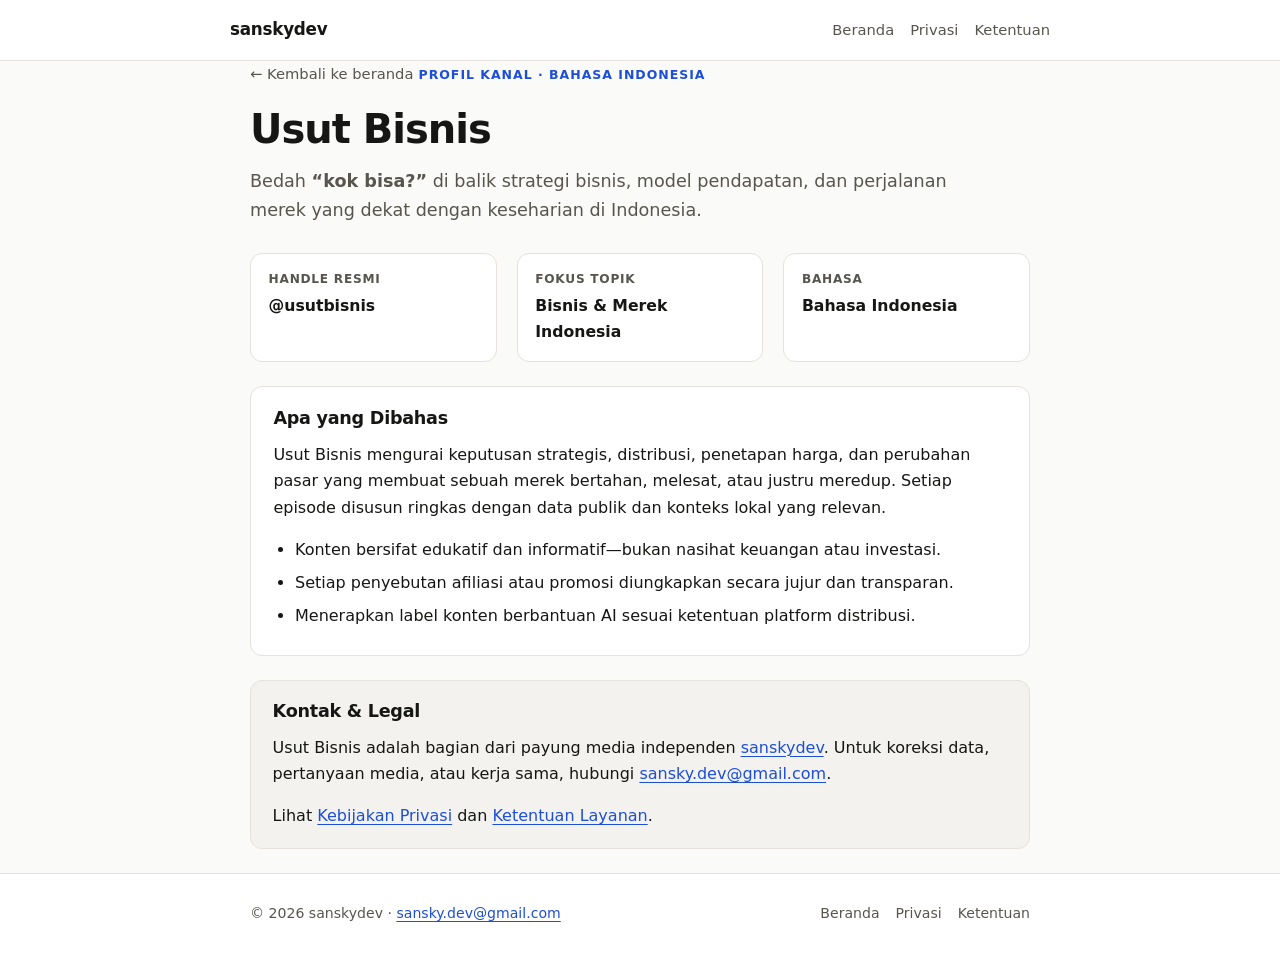
<file: usut-bisnis/index.html>
<!DOCTYPE html>
<html lang="id">
<head>
  <meta charset="utf-8">
  <meta name="viewport" content="width=device-width, initial-scale=1">
  <title>Usut Bisnis (@usutbisnis) — sanskydev</title>
  <meta name="description" content="Usut Bisnis (@usutbisnis): kanal video pendek bedah kok bisa di balik strategi bisnis, ekonomi sehari-hari, dan merek Indonesia.">
  <link rel="stylesheet" href="/styles.css">
</head>
<body>
  <header class="site-header">
    <div class="container header-inner">
      <a class="brand" href="/">sanskydev</a>
      <nav class="site-nav" aria-label="Navigasi utama">
        <a href="/">Beranda</a>
        <a href="/privacy/">Privasi</a>
        <a href="/terms/">Ketentuan</a>
      </nav>
    </div>
  </header>

  <main class="container">
    <a class="back-link" href="/">&larr; Kembali ke beranda</a>
    <p class="eyebrow">Profil Kanal &middot; Bahasa Indonesia</p>
    <h1>Usut Bisnis</h1>
    <p class="lead">
      Bedah <strong>&ldquo;kok bisa?&rdquo;</strong> di balik strategi bisnis, model pendapatan, dan perjalanan merek yang dekat dengan keseharian di Indonesia.
    </p>

    <div class="kv-list">
      <div class="kv-item">
        <span class="kv-label">Handle Resmi</span>
        <span class="kv-value">@usutbisnis</span>
      </div>
      <div class="kv-item">
        <span class="kv-label">Fokus Topik</span>
        <span class="kv-value">Bisnis &amp; Merek Indonesia</span>
      </div>
      <div class="kv-item">
        <span class="kv-label">Bahasa</span>
        <span class="kv-value">Bahasa Indonesia</span>
      </div>
    </div>

    <section class="panel" aria-labelledby="tentang-heading">
      <h2 id="tentang-heading">Apa yang Dibahas</h2>
      <p>
        Usut Bisnis mengurai keputusan strategis, distribusi, penetapan harga, dan perubahan pasar yang membuat sebuah merek bertahan, melesat, atau justru meredup. Setiap episode disusun ringkas dengan data publik dan konteks lokal yang relevan.
      </p>
      <ul>
        <li>Konten bersifat edukatif dan informatif&mdash;bukan nasihat keuangan atau investasi.</li>
        <li>Setiap penyebutan afiliasi atau promosi diungkapkan secara jujur dan transparan.</li>
        <li>Menerapkan label konten berbantuan AI sesuai ketentuan platform distribusi.</li>
      </ul>
    </section>

    <section class="panel-subtle" aria-labelledby="kontak-heading">
      <h2 id="kontak-heading">Kontak &amp; Legal</h2>
      <p>
        Usut Bisnis adalah bagian dari payung media independen <a href="/">sanskydev</a>. Untuk koreksi data, pertanyaan media, atau kerja sama, hubungi <a href="mailto:sansky.dev@gmail.com">sansky.dev@gmail.com</a>.
      </p>
      <p>
        Lihat <a href="/privacy/">Kebijakan Privasi</a> dan <a href="/terms/">Ketentuan Layanan</a>.
      </p>
    </section>
  </main>

  <footer class="site-footer">
    <div class="container footer-inner">
      <span>&copy; 2026 sanskydev &middot; <a href="mailto:sansky.dev@gmail.com">sansky.dev@gmail.com</a></span>
      <div class="footer-links">
        <a href="/">Beranda</a>
        <a href="/privacy/">Privasi</a>
        <a href="/terms/">Ketentuan</a>
      </div>
    </div>
  </footer>
</body>
</html>
</file>
<file: styles.css>
:root {
  --bg: #fafaf8;
  --surface: #ffffff;
  --surface-subtle: #f3f2ee;
  --text: #161614;
  --text-muted: #57554e;
  --border: #e4e2da;
  --accent: #1d4ed8;
  --accent-hover: #1e40af;
  --accent-soft: #eff4ff;
  --badge-id-bg: #fef3c7;
  --badge-id-text: #92400e;
  --badge-en-bg: #dbeafe;
  --badge-en-text: #1e40af;
  --radius: 12px;
  --max-width: 820px;
  --shadow: 0 1px 2px rgba(0, 0, 0, 0.04), 0 4px 14px rgba(0, 0, 0, 0.03);
}

@media (prefers-color-scheme: dark) {
  :root {
    --bg: #111110;
    --surface: #191917;
    --surface-subtle: #22221f;
    --text: #f3f2ee;
    --text-muted: #a6a39a;
    --border: #2c2b27;
    --accent: #60a5fa;
    --accent-hover: #93c5fd;
    --accent-soft: #172554;
    --badge-id-bg: #451a03;
    --badge-id-text: #fcd34d;
    --badge-en-bg: #172554;
    --badge-en-text: #93c5fd;
    --shadow: 0 1px 2px rgba(0, 0, 0, 0.35), 0 6px 18px rgba(0, 0, 0, 0.25);
  }
}

*,
*::before,
*::after {
  box-sizing: border-box;
}

html {
  font-size: 16px;
  -webkit-text-size-adjust: 100%;
}

body {
  margin: 0;
  background-color: var(--bg);
  color: var(--text);
  font-family: system-ui, -apple-system, BlinkMacSystemFont, "Segoe UI", Roboto,
    "Helvetica Neue", Arial, sans-serif;
  line-height: 1.65;
  text-rendering: optimizeLegibility;
}

a {
  color: var(--accent);
  text-decoration: underline;
  text-decoration-thickness: 1px;
  text-underline-offset: 3px;
}

a:hover,
a:focus-visible {
  color: var(--accent-hover);
}

a:focus-visible {
  outline: 2px solid var(--accent);
  outline-offset: 2px;
  border-radius: 3px;
}

.container {
  width: 100%;
  max-width: var(--max-width);
  margin: 0 auto;
  padding: 0 1.25rem;
}

/* Header */
.site-header {
  border-bottom: 1px solid var(--border);
  background-color: var(--surface);
}

.header-inner {
  display: flex;
  flex-wrap: wrap;
  align-items: center;
  justify-content: space-between;
  gap: 0.75rem 1.5rem;
  padding: 1rem 0;
}

.brand {
  font-weight: 700;
  font-size: 1.05rem;
  letter-spacing: -0.015em;
  color: var(--text);
  text-decoration: none;
}

.brand:hover {
  color: var(--accent);
}

.site-nav {
  display: flex;
  flex-wrap: wrap;
  gap: 1rem;
  font-size: 0.92rem;
}

.site-nav a {
  color: var(--text-muted);
  text-decoration: none;
}

.site-nav a:hover,
.site-nav a[aria-current="page"] {
  color: var(--text);
  text-decoration: underline;
}

/* Main */
main {
  padding: 2.75rem 0 3.5rem;
}

.eyebrow {
  display: inline-block;
  font-size: 0.78rem;
  font-weight: 600;
  letter-spacing: 0.08em;
  text-transform: uppercase;
  color: var(--accent);
  margin: 0 0 0.6rem;
}

h1 {
  font-size: clamp(1.85rem, 4vw, 2.5rem);
  line-height: 1.18;
  letter-spacing: -0.025em;
  margin: 0 0 0.85rem;
}

h2 {
  font-size: 1.3rem;
  line-height: 1.3;
  letter-spacing: -0.015em;
  margin: 2.25rem 0 0.75rem;
}

h3 {
  font-size: 1.05rem;
  line-height: 1.35;
  margin: 0 0 0.35rem;
}

p {
  margin: 0 0 1rem;
}

ul,
ol {
  margin: 0 0 1.15rem;
  padding-left: 1.35rem;
}

li {
  margin-bottom: 0.4rem;
}

.lead {
  font-size: 1.1rem;
  color: var(--text-muted);
  max-width: 64ch;
  margin-bottom: 1.75rem;
}

.meta {
  font-size: 0.9rem;
  color: var(--text-muted);
  margin-bottom: 1.75rem;
}

/* Cards & Grids */
.card-grid {
  display: grid;
  grid-template-columns: repeat(auto-fit, minmax(290px, 1fr));
  gap: 1rem;
  margin: 1.25rem 0 2rem;
}

.card {
  display: flex;
  flex-direction: column;
  justify-content: space-between;
  background-color: var(--surface);
  border: 1px solid var(--border);
  border-radius: var(--radius);
  padding: 1.25rem 1.35rem;
  box-shadow: var(--shadow);
  transition: border-color 0.15s ease, transform 0.15s ease;
}

.card:hover {
  border-color: var(--accent);
  transform: translateY(-1px);
}

.card-header {
  display: flex;
  align-items: baseline;
  justify-content: space-between;
  gap: 0.75rem;
  margin-bottom: 0.4rem;
}

.handle {
  font-family: ui-monospace, SFMono-Regular, Menlo, Monaco, Consolas, monospace;
  font-size: 0.85rem;
  color: var(--text-muted);
  margin-bottom: 0.65rem;
  display: block;
}

.card p {
  font-size: 0.95rem;
  color: var(--text-muted);
  margin-bottom: 1rem;
}

.card-link {
  font-size: 0.92rem;
  font-weight: 600;
  text-decoration: none;
}

.card-link:hover {
  text-decoration: underline;
}

.badge {
  display: inline-block;
  font-size: 0.72rem;
  font-weight: 700;
  letter-spacing: 0.04em;
  text-transform: uppercase;
  padding: 0.2rem 0.5rem;
  border-radius: 999px;
  white-space: nowrap;
}

.badge-id {
  background-color: var(--badge-id-bg);
  color: var(--badge-id-text);
}

.badge-en {
  background-color: var(--badge-en-bg);
  color: var(--badge-en-text);
}

/* Callout / Panel */
.panel {
  background-color: var(--surface);
  border: 1px solid var(--border);
  border-radius: var(--radius);
  padding: 1.25rem 1.4rem;
  margin: 1.5rem 0;
}

.panel-subtle {
  background-color: var(--surface-subtle);
  border: 1px solid var(--border);
  border-radius: var(--radius);
  padding: 1.15rem 1.35rem;
  margin: 1.5rem 0;
}

.panel h2,
.panel-subtle h2 {
  margin-top: 0;
  font-size: 1.1rem;
}

.panel p:last-child,
.panel-subtle p:last-child,
.panel ul:last-child,
.panel-subtle ul:last-child {
  margin-bottom: 0;
}

.kv-list {
  display: grid;
  grid-template-columns: repeat(auto-fit, minmax(200px, 1fr));
  gap: 0.85rem 1.25rem;
  margin: 1.25rem 0;
}

.kv-item {
  background-color: var(--surface);
  border: 1px solid var(--border);
  border-radius: var(--radius);
  padding: 0.95rem 1.1rem;
}

.kv-label {
  display: block;
  font-size: 0.76rem;
  font-weight: 600;
  text-transform: uppercase;
  letter-spacing: 0.06em;
  color: var(--text-muted);
  margin-bottom: 0.25rem;
}

.kv-value {
  font-weight: 600;
  font-size: 0.98rem;
}

.back-link {
  display: inline-block;
  font-size: 0.92rem;
  margin-bottom: 1.25rem;
  text-decoration: none;
  color: var(--text-muted);
}

.back-link:hover {
  color: var(--accent);
  text-decoration: underline;
}

/* Footer */
.site-footer {
  border-top: 1px solid var(--border);
  background-color: var(--surface);
  padding: 1.75rem 0;
  font-size: 0.88rem;
  color: var(--text-muted);
}

.footer-inner {
  display: flex;
  flex-wrap: wrap;
  align-items: center;
  justify-content: space-between;
  gap: 0.75rem 1.5rem;
}

.footer-links {
  display: flex;
  flex-wrap: wrap;
  gap: 1rem;
}

.footer-links a {
  color: var(--text-muted);
  text-decoration: none;
}

.footer-links a:hover {
  color: var(--text);
  text-decoration: underline;
}

@media (max-width: 560px) {
  main {
    padding: 2rem 0 2.75rem;
  }

  .card-grid {
    grid-template-columns: 1fr;
  }
}
</file>
